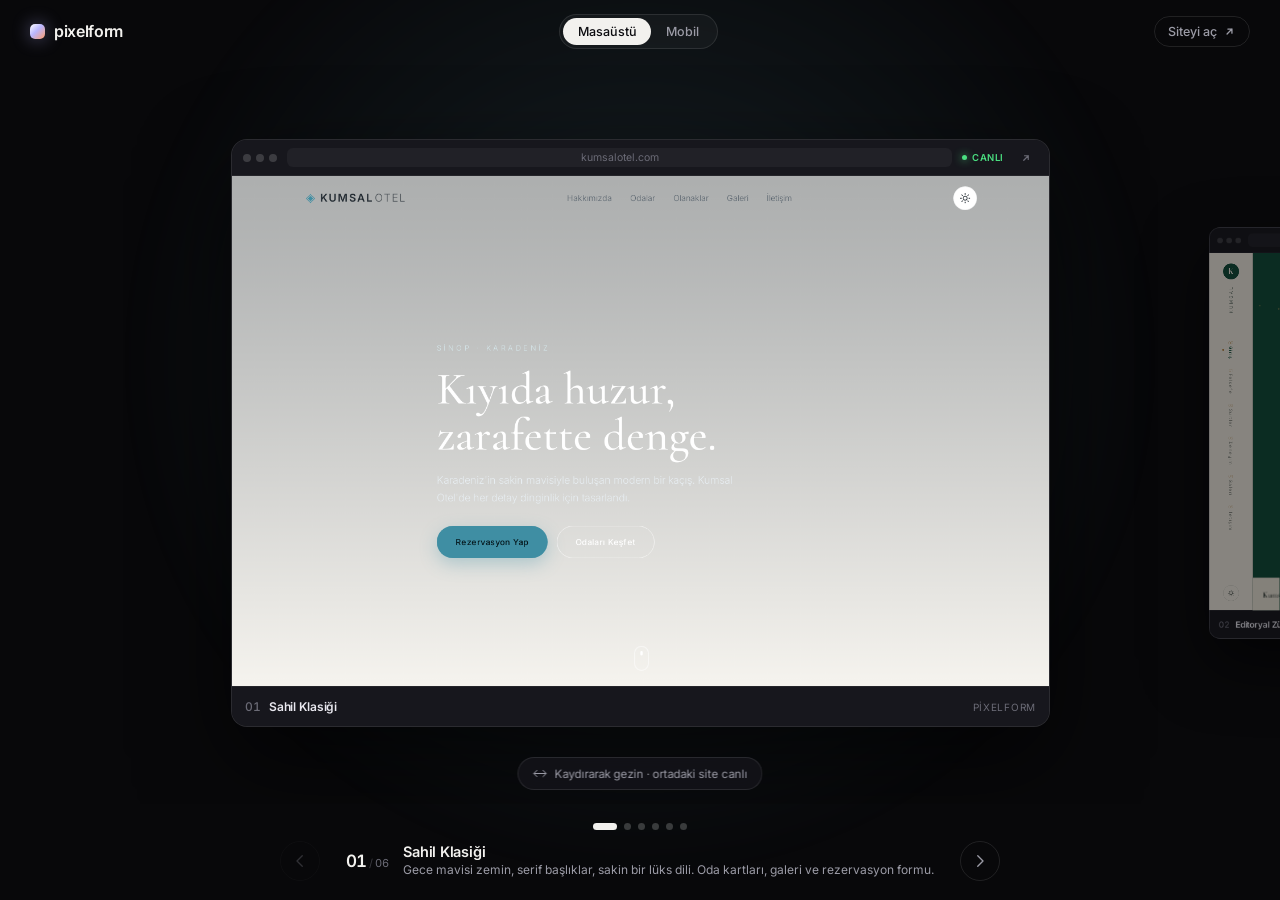
<file: oteller/index.html>
<!doctype html>
<html lang="tr">
<head>
<meta charset="utf-8">
<meta name="viewport" content="width=device-width, initial-scale=1, viewport-fit=cover, maximum-scale=5">
<meta name="theme-color" content="#08080a">
<title>pixelform — Örnek Web Siteleri</title>
<meta name="description" content="pixelform ile tasarlanan örnek web siteleri. Kaydırın, ortadaki siteyi canlı olarak kullanın.">
<link rel="icon" href="data:image/svg+xml,%3Csvg xmlns='http://www.w3.org/2000/svg' viewBox='0 0 32 32'%3E%3Crect width='32' height='32' rx='8' fill='%230a0a0c'/%3E%3Crect x='9' y='9' width='14' height='14' rx='4.5' fill='%23b9b6ff'/%3E%3C/svg%3E">
<link rel="preconnect" href="https://fonts.googleapis.com">
<link rel="preconnect" href="https://fonts.gstatic.com" crossorigin>
<link href="https://fonts.googleapis.com/css2?family=Inter:wght@400;500;600;700&family=Instrument+Serif:ital@0;1&display=swap" rel="stylesheet">
<link rel="stylesheet" href="style.css">
</head>
<body>

  <div class="glow" id="glow" aria-hidden="true"></div>

  <header class="top">
    <a class="brand" href="#" id="brand">
      <span class="mark" aria-hidden="true"></span>
      <span class="wordmark">pixelform</span>
    </a>

    <div class="seg" id="modes" role="group" aria-label="Görünüm">
      <button type="button" data-mode="desktop" class="on">Masaüstü</button>
      <button type="button" data-mode="mobile">Mobil</button>
      <span class="seg-pill" aria-hidden="true"></span>
    </div>

    <a class="ghost" id="openLive" href="#" target="_blank" rel="noopener">
      <span>Siteyi aç</span>
      <svg viewBox="0 0 16 16" width="13" height="13" aria-hidden="true"><path d="M5 11 11 5M6 5h5v5" fill="none" stroke="currentColor" stroke-width="1.6" stroke-linecap="round" stroke-linejoin="round"/></svg>
    </a>
  </header>

  <main class="stage" id="stage" aria-label="Örnek siteler">
    <div class="track" id="track"></div>
  </main>

  <footer class="bar">
    <div class="dots" id="dots" role="tablist" aria-label="Site seç"></div>

    <div class="barrow">
      <button type="button" class="nav" id="prev" aria-label="Önceki site">
        <svg viewBox="0 0 24 24" width="18" height="18" aria-hidden="true"><path d="M15 5 8 12l7 7" fill="none" stroke="currentColor" stroke-width="1.8" stroke-linecap="round" stroke-linejoin="round"/></svg>
      </button>

      <div class="info">
        <div class="count"><b id="idx">01</b><i>/</i><span id="total">06</span></div>
        <div class="txt">
          <h1 id="sname">—</h1>
          <p id="sdesc">—</p>
        </div>
      </div>

      <button type="button" class="nav" id="next" aria-label="Sonraki site">
        <svg viewBox="0 0 24 24" width="18" height="18" aria-hidden="true"><path d="m9 5 7 7-7 7" fill="none" stroke="currentColor" stroke-width="1.8" stroke-linecap="round" stroke-linejoin="round"/></svg>
      </button>
    </div>
  </footer>

  <div class="hint" id="hint">
    <svg viewBox="0 0 24 24" width="15" height="15" aria-hidden="true"><path d="M3 12h18M17 7l5 5-5 5M7 7l-5 5 5 5" fill="none" stroke="currentColor" stroke-width="1.6" stroke-linecap="round" stroke-linejoin="round"/></svg>
    <span>Kaydırarak gezin · ortadaki site canlı</span>
  </div>

  <script src="script.js" defer></script>
</body>
</html>
</file>
<file: oteller/style.css>
/* ============================================================
   pixelform — örnek siteler vitrini
   ============================================================ */

*, *::before, *::after { box-sizing: border-box; }

:root {
  --bg: #08080a;
  --panel: #131318;
  --chrome-bg: #17171d;
  --line: rgba(255, 255, 255, .10);
  --line-soft: rgba(255, 255, 255, .06);
  --text: #f2f1ee;
  --soft: #9b9ba6;
  --dim: #6b6b76;
  --live: #4ade80;

  /* JS tarafindan hesaplanir */
  --cw: 900px;   /* kart genisligi */
  --ch: 560px;   /* kart yuksekligi */
  --chrome: 36px;
  --cap: 40px;
  --gap: 34px;
  --pad: 40px;
  --top-h: 62px;
  --bar-h: 96px;
}

html, body {
  height: 100%;
  margin: 0;
  overflow: hidden;
  background: var(--bg);
  color: var(--text);
}

body {
  font-family: "Inter", system-ui, -apple-system, "Segoe UI", sans-serif;
  -webkit-font-smoothing: antialiased;
  display: flex;
  flex-direction: column;
  height: 100dvh;
  overscroll-behavior: none;
}

button { font: inherit; color: inherit; background: none; border: 0; cursor: pointer; }
a { color: inherit; text-decoration: none; }

/* ---------- arka plan isimasi ---------- */
.glow {
  position: fixed;
  left: 50%;
  top: 40%;
  width: 115vmax;
  height: 115vmax;
  transform: translate(-50%, -50%) translateZ(0);
  background-color: #6fb7c9;
  opacity: .14;
  -webkit-mask-image: radial-gradient(closest-side, #000 0%, rgba(0,0,0,.5) 38%, transparent 72%);
  mask-image: radial-gradient(closest-side, #000 0%, rgba(0,0,0,.5) 38%, transparent 72%);
  transition: background-color .7s ease;
  pointer-events: none;
  z-index: 0;
}

/* ---------- ust bar ---------- */
.top {
  position: relative;
  z-index: 5;
  flex: 0 0 auto;
  height: calc(var(--top-h) + env(safe-area-inset-top, 0px));
  padding: env(safe-area-inset-top, 0px) clamp(14px, 3vw, 30px) 0;
  display: flex;
  align-items: center;
  justify-content: space-between;
  gap: 14px;
}

.brand { display: flex; align-items: center; gap: 9px; }
.mark {
  width: 15px; height: 15px; border-radius: 5px;
  background: linear-gradient(135deg, #fff 0%, #b9b6ff 45%, #ff9c6b 100%);
  box-shadow: 0 0 18px rgba(185, 182, 255, .45);
}
.wordmark { font-size: 16px; font-weight: 600; letter-spacing: -.02em; }

.seg {
  position: relative;
  display: flex;
  padding: 3px;
  border: 1px solid var(--line);
  border-radius: 999px;
  background: rgba(255, 255, 255, .035);
}
.seg button {
  position: relative; z-index: 2;
  padding: 6px 15px;
  font-size: 12.5px; font-weight: 500; letter-spacing: -.01em;
  color: var(--soft);
  border-radius: 999px;
  transition: color .25s ease;
  white-space: nowrap;
}
.seg button.on { color: #0c0c10; }
.seg-pill {
  position: absolute; z-index: 1; top: 3px; bottom: 3px; left: 0;
  border-radius: 999px; background: var(--text);
  transition: transform .32s cubic-bezier(.4, 0, .2, 1), width .32s cubic-bezier(.4, 0, .2, 1);
}

.ghost {
  display: inline-flex; align-items: center; gap: 6px;
  padding: 7px 13px;
  font-size: 12.5px; font-weight: 500;
  color: var(--soft);
  border: 1px solid var(--line);
  border-radius: 999px;
  transition: color .2s, border-color .2s, background-color .2s;
}
.ghost:hover { color: var(--text); border-color: rgba(255,255,255,.24); background: rgba(255,255,255,.05); }

/* ---------- sahne (yatay kaydirma) ---------- */
.stage {
  position: relative;
  z-index: 2;
  flex: 1 1 auto;
  min-height: 0;
  overflow-x: auto;
  overflow-y: hidden;
  scroll-snap-type: x mandatory;
  overscroll-behavior-x: contain;
  -webkit-overflow-scrolling: touch;
  /* pan-x KULLANMA: iframe içindeki dikey kaydırmayı kilitler */
  touch-action: manipulation;
  scrollbar-width: none;
}
.stage::-webkit-scrollbar { display: none; }

.track {
  display: flex;
  align-items: center;
  height: 100%;
  gap: var(--gap);
  padding-inline: var(--pad);
  width: max-content;
}

/* ---------- kart ---------- */
.card {
  position: relative;
  flex: 0 0 var(--cw);
  width: var(--cw);
  height: var(--ch);
  scroll-snap-align: center;
  scroll-snap-stop: always;
  transform: scale(.7);
  transform-origin: 50% 50%;
  will-change: transform;
  backface-visibility: hidden;
}

.frame {
  position: absolute;
  inset: 0;
  display: flex;
  flex-direction: column;
  background: var(--panel);
  border: 1px solid var(--line);
  border-radius: 16px;
  overflow: hidden;
  box-shadow: 0 34px 90px rgba(0, 0, 0, .6);
}

/* tarayici cubugu - ayni zamanda kaydirma tutamagi */
.chrome {
  flex: 0 0 var(--chrome);
  display: flex; align-items: center; gap: 10px;
  padding: 0 11px;
  background: var(--chrome-bg);
  border-bottom: 1px solid var(--line-soft);
  user-select: none;
}
.tl { display: flex; gap: 5px; flex: 0 0 auto; }
.tl i { width: 8px; height: 8px; border-radius: 50%; background: rgba(255,255,255,.16); }
.url {
  flex: 1 1 auto;
  min-width: 0;
  padding: 3px 10px;
  font-size: 10.5px; color: var(--dim);
  background: rgba(255,255,255,.045);
  border-radius: 6px;
  white-space: nowrap; overflow: hidden; text-overflow: ellipsis;
  text-align: center;
}
.live {
  flex: 0 0 auto;
  display: none; align-items: center; gap: 5px;
  font-size: 9.5px; font-weight: 600; letter-spacing: .06em; text-transform: uppercase;
  color: var(--live);
}
.live::before {
  content: ""; width: 5px; height: 5px; border-radius: 50%;
  background: var(--live); box-shadow: 0 0 8px var(--live);
}
.card.is-active .live { display: flex; }

.pop {
  flex: 0 0 auto;
  display: grid; place-items: center;
  width: 24px; height: 24px;
  border-radius: 6px;
  color: var(--dim);
  transition: color .2s, background-color .2s;
}
.pop:hover { color: var(--text); background: rgba(255,255,255,.08); }

/* ekran */
.screen {
  position: relative;
  flex: 1 1 auto;
  min-height: 0;
  overflow: hidden;
  background: #101014;
}
.screen iframe {
  position: absolute;
  top: 0; left: 0;
  border: 0;
  transform-origin: 0 0;
  background: #fff;
  pointer-events: none;
  opacity: 0;
  transition: opacity .45s ease;
}
.card.ready .screen iframe { opacity: 1; }
.card.is-active.ready .screen iframe { pointer-events: auto; }
body.scrolling .screen iframe { pointer-events: none; }

/* yer tutucu / yukleme karti */
.poster {
  position: absolute;
  inset: 0;
  z-index: 2;
  display: flex;
  flex-direction: column;
  align-items: center;
  justify-content: center;
  gap: 10px;
  padding: 20px;
  text-align: center;
  background: #0e0e13;
  transition: opacity .45s ease, visibility .45s;
}
.poster::before {
  content: "";
  position: absolute; inset: 0;
  background: radial-gradient(115% 85% at 50% 0%, var(--g) 0%, transparent 62%);
  opacity: .32;
}
.poster > * { position: relative; }
.card.ready .poster { opacity: 0; visibility: hidden; }
.pnum {
  font-family: "Instrument Serif", Georgia, serif;
  font-size: clamp(38px, 7vw, 64px);
  line-height: 1;
  color: var(--g);
}
.pname { font-size: 14px; font-weight: 600; letter-spacing: -.01em; color: #e9e8f2; }
.pload {
  font-size: 11px; color: var(--dim); letter-spacing: .04em;
  border: 1px solid transparent; border-radius: 999px; padding: 5px 11px;
}
.card.stalled .pload {
  color: var(--text); border-color: var(--line); background: rgba(255,255,255,.05); cursor: pointer;
}

/* karartma perdesi */
.veil {
  position: absolute; inset: 0; z-index: 3;
  background: #07070a;
  opacity: calc(var(--v, 1) * .46);
  pointer-events: none;
}

/* pasif kartlara tiklayinca ortala */
.shield { position: absolute; inset: 0; z-index: 4; }
.card.is-active .shield { display: none; }

/* alt etiket - kaydirma tutamagi */
.cap {
  flex: 0 0 var(--cap);
  display: flex; align-items: center; justify-content: space-between; gap: 10px;
  padding: 0 13px;
  background: var(--chrome-bg);
  border-top: 1px solid var(--line-soft);
  user-select: none;
}
.cap b {
  font-size: 12px; font-weight: 600; letter-spacing: -.01em; color: #e9e8ef;
  white-space: nowrap; overflow: hidden; text-overflow: ellipsis;
}
.cap b i {
  font-style: normal; color: var(--dim); font-weight: 500; margin-right: 8px;
  font-variant-numeric: tabular-nums;
}
.cap em {
  flex: 0 0 auto;
  font-style: normal;
  font-size: 10px; letter-spacing: .07em; text-transform: uppercase; color: var(--dim);
}

/* ---------- alt bar ---------- */
.bar {
  position: relative;
  z-index: 5;
  flex: 0 0 auto;
  height: calc(var(--bar-h) + env(safe-area-inset-bottom, 0px));
  padding: 0 clamp(12px, 3vw, 26px) env(safe-area-inset-bottom, 0px);
  display: flex;
  flex-direction: column;
  align-items: center;
  justify-content: center;
  gap: 11px;
}

.dots { display: flex; align-items: center; gap: 7px; }
.dots button {
  width: 7px; height: 7px; padding: 0;
  border-radius: 999px;
  background: rgba(255,255,255,.2);
  transition: width .3s cubic-bezier(.4,0,.2,1), background-color .3s;
}
.dots button.on { width: 24px; background: var(--text); }

.barrow {
  display: flex; align-items: center; gap: clamp(10px, 2vw, 20px);
  width: 100%;
  max-width: 720px;
  justify-content: center;
}

.nav {
  flex: 0 0 auto;
  display: grid; place-items: center;
  width: 40px; height: 40px;
  border: 1px solid var(--line);
  border-radius: 50%;
  color: var(--soft);
  transition: color .2s, border-color .2s, background-color .2s, transform .2s;
}
.nav:hover { color: var(--text); border-color: rgba(255,255,255,.26); background: rgba(255,255,255,.05); }
.nav:active { transform: scale(.94); }
.nav[disabled] { opacity: .28; pointer-events: none; }

.info {
  flex: 1 1 auto;
  min-width: 0;
  display: flex; align-items: center; gap: 14px;
  justify-content: center;
}
.count {
  flex: 0 0 auto;
  display: flex; align-items: baseline; gap: 2px;
  font-variant-numeric: tabular-nums;
  color: var(--dim);
  font-size: 11px;
}
.count b { font-size: 17px; font-weight: 600; color: var(--text); letter-spacing: -.02em; }
.count i { font-style: normal; opacity: .5; }

.txt { min-width: 0; text-align: left; }
.txt h1 {
  margin: 0;
  font-size: 14.5px; font-weight: 600; letter-spacing: -.015em; color: var(--text);
  white-space: nowrap; overflow: hidden; text-overflow: ellipsis;
}
.txt p {
  margin: 2px 0 0;
  font-size: 12px; line-height: 1.35; color: var(--soft);
  white-space: nowrap; overflow: hidden; text-overflow: ellipsis;
}

/* ---------- ipucu ---------- */
.hint {
  position: fixed;
  left: 50%;
  bottom: calc(var(--bar-h) + 14px + env(safe-area-inset-bottom, 0px));
  transform: translateX(-50%);
  z-index: 6;
  display: flex; align-items: center; gap: 7px;
  padding: 8px 14px;
  font-size: 11.5px; color: var(--soft);
  background: rgba(20,20,26,.82);
  -webkit-backdrop-filter: blur(10px);
  backdrop-filter: blur(10px);
  border: 1px solid var(--line);
  border-radius: 999px;
  white-space: nowrap;
  pointer-events: none;
  transition: opacity .5s ease, transform .5s ease;
}
.hint.off { opacity: 0; transform: translateX(-50%) translateY(8px); }

/* ---------- mobil ---------- */
@media (max-width: 760px) {
  :root { --top-h: 54px; --bar-h: 100px; }
  /* Masaüstü/Mobil düğmesi eskiden mobilde gizliydi çünkü işlevsizdi
     (görünüm zorla mobile sabitleniyordu). Artık çalışıyor, o yüzden
     görünür — ziyaretçi iki görünüm arasında geçiş yapabilsin. */
  .seg { transform: scale(.88); transform-origin: center; }
  .wordmark { font-size: 15px; }
  .ghost span { display: none; }
  .ghost { padding: 8px; }
  .glow { width: 130vmax; height: 130vmax; opacity: .12; }
  .info { gap: 10px; }
  .txt { text-align: center; }
  .txt p { display: none; }
  .txt h1 { font-size: 13.5px; }
  .count b { font-size: 15px; }
  .frame { border-radius: 14px; box-shadow: 0 18px 44px rgba(0,0,0,.55); }
  .nav { width: 42px; height: 42px; }
  .hint { font-size: 10.5px; padding: 7px 12px; }
  .poster::before { opacity: .28; }
}

@media (max-width: 380px) {
  .count { display: none; }
}

/* alçak ekranlar / yatay telefon: barları küçült, sahneye yer aç */
@media (max-height: 560px) {
  :root { --top-h: 46px; --bar-h: 62px; }
  .dots { display: none; }
  .hint { display: none; }
  .txt p { display: none; }
  .nav { width: 34px; height: 34px; }
}

@media (prefers-reduced-motion: reduce) {
  .glow, .seg-pill, .dots button, .nav, .poster, .screen iframe { transition-duration: .01ms; }
}
</file>
